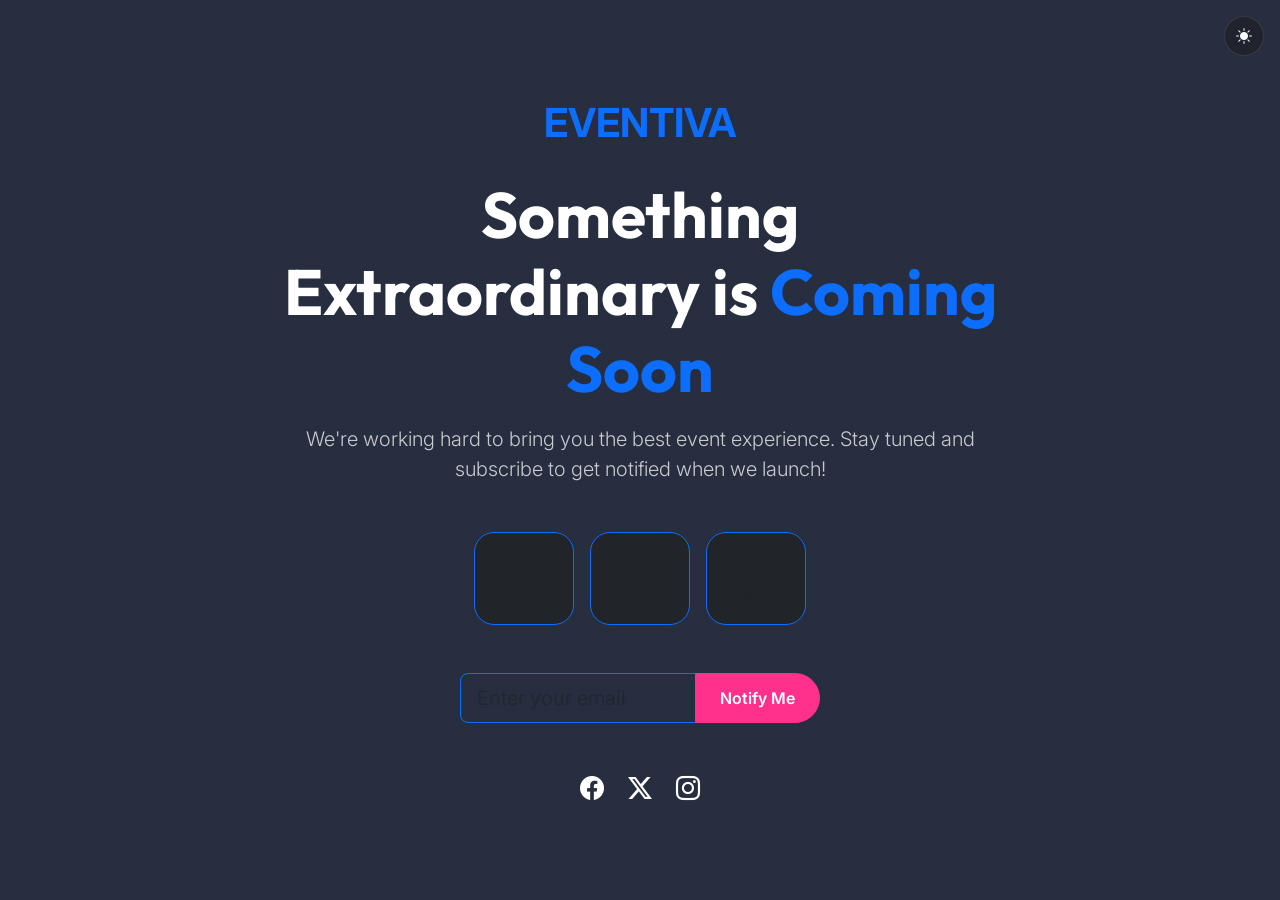
<file: eventiva-project/coming-soon.html>
<!DOCTYPE html>
<html lang="en" dir="ltr" data-theme="dark">
<head>
    <meta charset="UTF-8">
    <meta name="viewport" content="width=device-width, initial-scale=1.0">
    <title>Coming Soon | Eventiva</title>
    <!-- Bootstrap 5 CSS -->
    <link href="https://cdn.jsdelivr.net/npm/bootstrap@5.3.0/dist/css/bootstrap.min.css" rel="stylesheet">
    <!-- Bootstrap Icons -->
    <link rel="stylesheet" href="https://cdn.jsdelivr.net/npm/bootstrap-icons@1.11.1/font/bootstrap-icons.css">
    <!-- Custom CSS -->
    <link rel="stylesheet" href="assets/css/style.css">
    <style>
        .coming-soon-bg {
            background: linear-gradient(rgba(15, 23, 42, 0.9), rgba(15, 23, 42, 0.9)), url('https://images.unsplash.com/photo-1492684223066-81342ee5ff30?auto=format&fit=crop&q=80&w=2000') center/cover;
        }
    </style>
</head>
<body class="coming-soon-bg d-flex align-items-center justify-content-center min-vh-100 text-center text-white">

    <div class="container">
        <div class="row justify-content-center">
            <div class="col-lg-8">
                <a href="index.html" class="fw-bold fs-1 text-primary text-decoration-none mb-4 d-block">EVENTIVA</a>
                <h1 class="display-3 fw-bold mb-3">Something Extraordinary is <span class="text-primary">Coming Soon</span></h1>
                <p class="lead mb-5 opacity-75">We're working hard to bring you the best event experience. Stay tuned and subscribe to get notified when we launch!</p>
                
                <div class="row g-3 justify-content-center mb-5">
                    <div class="col-auto">
                        <div class="card bg-dark border-primary p-3" style="min-width: 100px;">
                            <h2 class="mb-0">15</h2>
                            <span class="small opacity-50">Days</span>
                        </div>
                    </div>
                    <div class="col-auto">
                        <div class="card bg-dark border-primary p-3" style="min-width: 100px;">
                            <h2 class="mb-0">08</h2>
                            <span class="small opacity-50">Hours</span>
                        </div>
                    </div>
                    <div class="col-auto">
                        <div class="card bg-dark border-primary p-3" style="min-width: 100px;">
                            <h2 class="mb-0">45</h2>
                            <span class="small opacity-50">Mins</span>
                        </div>
                    </div>
                </div>

                <form class="row g-3 justify-content-center">
                    <div class="col-md-6">
                        <div class="input-group">
                            <input type="email" class="form-control form-control-lg bg-transparent text-white border-primary" placeholder="Enter your email">
                            <button class="btn btn-primary px-4" type="button">Notify Me</button>
                        </div>
                    </div>
                </form>

                <div class="mt-5 d-flex justify-content-center gap-4">
                    <a href="#" class="text-white fs-4"><i class="bi bi-facebook"></i></a>
                    <a href="#" class="text-white fs-4"><i class="bi bi-twitter-x"></i></a>
                    <a href="#" class="text-white fs-4"><i class="bi bi-instagram"></i></a>
                </div>
            </div>
        </div>
    </div>

    <!-- Theme Toggle Fixed -->
    <div class="position-fixed top-0 end-0 p-3">
        <button id="themeToggle" class="theme-toggle">
            <i class="bi bi-sun-fill"></i>
        </button>
    </div>

    <!-- Scripts -->
    <script src="https://cdn.jsdelivr.net/npm/bootstrap@5.3.0/dist/js/bootstrap.bundle.min.js"></script>
    <script src="assets/js/main.js"></script>
</body>
</html>
</file>
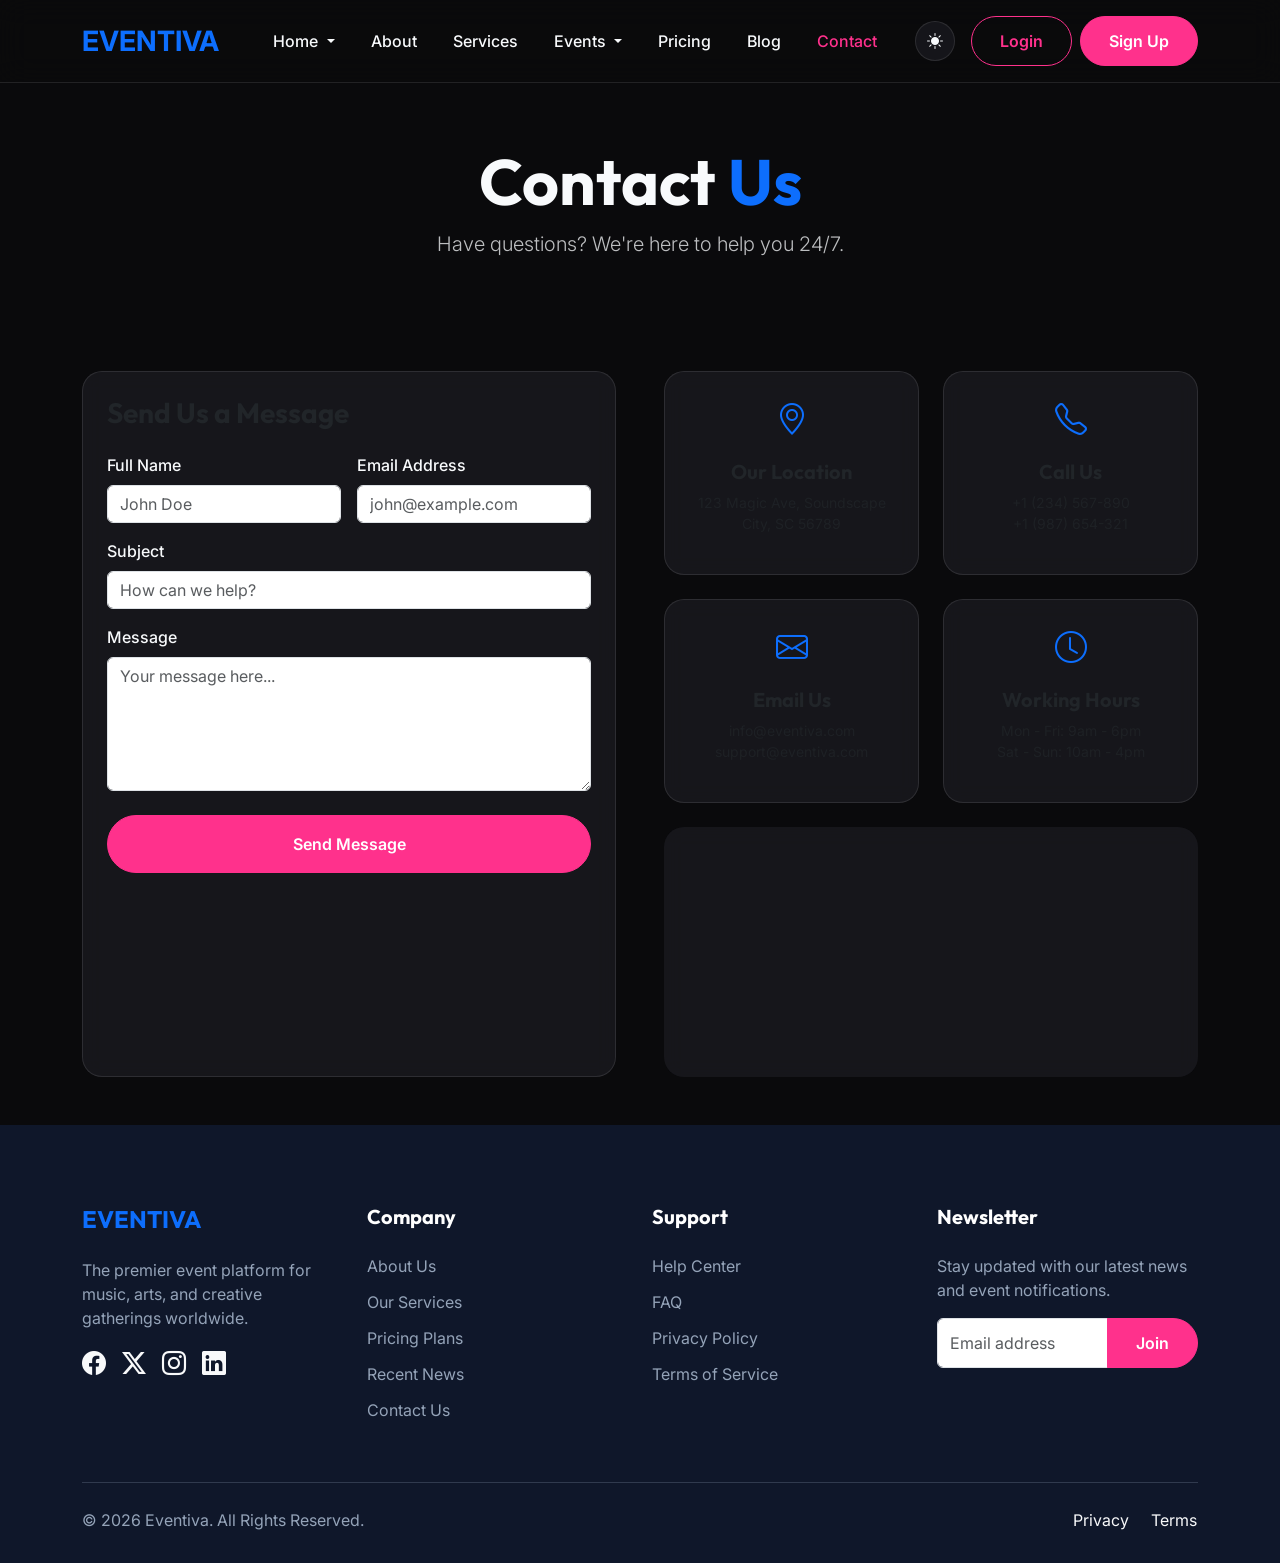
<file: eventiva-project/contact.html>
<!DOCTYPE html>
<html lang="en" dir="ltr" data-theme="dark">
<head>
    <meta charset="UTF-8">
    <meta name="viewport" content="width=device-width, initial-scale=1.0">
    <title>Contact Us | Eventiva</title>
    <!-- Bootstrap 5 CSS -->
    <link href="https://cdn.jsdelivr.net/npm/bootstrap@5.3.0/dist/css/bootstrap.min.css" rel="stylesheet">
    <!-- Bootstrap Icons -->
    <link rel="stylesheet" href="https://cdn.jsdelivr.net/npm/bootstrap-icons@1.11.1/font/bootstrap-icons.css">
    <!-- Custom CSS -->
    <link rel="stylesheet" href="assets/css/style.css">
</head>
<body>

    <!-- Header (Same as index.html) -->
    <header>
        <nav class="navbar navbar-expand-lg fixed-top">
            <div class="container">
                <a class="navbar-brand d-flex align-items-center" href="index.html">
                    <span class="fw-bold fs-3 text-primary">EVENTIVA</span>
                </a>
                
                <div class="d-flex align-items-center order-lg-3">
                    <button id="themeToggle" class="theme-toggle me-3">
                        <i class="bi bi-sun-fill"></i>
                    </button>
                    <a href="login.html" class="btn btn-outline-primary me-2 d-none d-sm-inline-block">Login</a>
                    <a href="register.html" class="btn btn-primary d-none d-sm-inline-block">Sign Up</a>
                    <button class="navbar-toggler ms-2" type="button" data-bs-toggle="offcanvas" data-bs-target="#mobileMenu">
                        <i class="bi bi-list fs-1"></i>
                    </button>
                </div>

                <div class="collapse navbar-collapse justify-content-center" id="navbarNav">
                    <ul class="navbar-nav">
                        <li class="nav-item dropdown">
                            <a class="nav-link dropdown-toggle" href="#" id="homeDropdown" role="button" data-bs-toggle="dropdown" aria-expanded="false">
                                Home
                            </a>
                            <ul class="dropdown-menu">
                                <li><a class="dropdown-item" href="index.html">Home 1</a></li>
                                <li><a class="dropdown-item" href="home-2.html">Home 2</a></li>
                            </ul>
                        </li>
                        <li class="nav-item"><a class="nav-link" href="about.html">About</a></li>
                        <li class="nav-item"><a class="nav-link" href="services.html">Services</a></li>
                        <li class="nav-item dropdown">
                            <a class="nav-link dropdown-toggle" href="#" id="eventsDropdown" role="button" data-bs-toggle="dropdown" aria-expanded="false">
                                Events
                            </a>
                            <ul class="dropdown-menu">
                                <li><a class="dropdown-item" href="index.html#speakers">Speakers</a></li>
                                <li><a class="dropdown-item" href="index.html#schedule">Schedule</a></li>
                                <li><a class="dropdown-item" href="index.html#admission">Tickets</a></li>
                            </ul>
                        </li>
                        <li class="nav-item"><a class="nav-link" href="pricing.html">Pricing</a></li>
                        <li class="nav-item"><a class="nav-link" href="blog.html">Blog</a></li>
                        <li class="nav-item"><a class="nav-link" href="contact.html">Contact</a></li>
                    </ul>
                </div>
            </div>
        </nav>
    </header>

    <!-- Offcanvas Mobile Menu -->
    <div class="offcanvas offcanvas-end" tabindex="-1" id="mobileMenu">
        <div class="offcanvas-header border-bottom">
            <h5 class="offcanvas-title fw-bold text-primary">EVENTIVA</h5>
            <button type="button" class="btn-close text-reset" data-bs-dismiss="offcanvas"></button>
        </div>
        <div class="offcanvas-body">
            <ul class="nav flex-column mb-4">
                <li class="nav-item"><a class="nav-link px-0" href="index.html">Home 1</a></li>
                <li class="nav-item"><a class="nav-link px-0" href="home-2.html">Home 2</a></li>
                <li class="nav-item"><a class="nav-link px-0" href="about.html">About</a></li>
                <li class="nav-item"><a class="nav-link px-0" href="services.html">Services</a></li>
                <li class="nav-item"><a class="nav-link px-0" href="index.html#speakers">Speakers</a></li>
                <li class="nav-item"><a class="nav-link px-0" href="index.html#schedule">Schedule</a></li>
                <li class="nav-item"><a class="nav-link px-0" href="pricing.html">Pricing</a></li>
                <li class="nav-item"><a class="nav-link px-0" href="blog.html">Blog</a></li>
                <li class="nav-item"><a class="nav-link px-0" href="contact.html">Contact</a></li>
            </ul>
            <div class="d-grid gap-2">
                <a href="login.html" class="btn btn-outline-primary">Login</a>
                <a href="register.html" class="btn btn-primary">Sign Up</a>
            </div>
        </div>
    </div>

    <main>
        <!-- Page Header -->
        <section class="py-5 mt-5 text-center">
            <div class="container py-5">
                <h1 class="display-3 fw-bold">Contact <span class="text-primary">Us</span></h1>
                <p class="lead opacity-75">Have questions? We're here to help you 24/7.</p>
            </div>
        </section>

        <!-- Contact Form & Info -->
        <section class="pb-5">
            <div class="container">
                <div class="row g-5">
                    <div class="col-lg-6">
                        <div class="card p-4 h-100">
                            <h3 class="mb-4">Send Us a Message</h3>
                            <form>
                                <div class="row g-3">
                                    <div class="col-md-6">
                                        <label class="form-label">Full Name</label>
                                        <input type="text" class="form-control" placeholder="John Doe">
                                    </div>
                                    <div class="col-md-6">
                                        <label class="form-label">Email Address</label>
                                        <input type="email" class="form-control" placeholder="john@example.com">
                                    </div>
                                    <div class="col-12">
                                        <label class="form-label">Subject</label>
                                        <input type="text" class="form-control" placeholder="How can we help?">
                                    </div>
                                    <div class="col-12">
                                        <label class="form-label">Message</label>
                                        <textarea class="form-control" rows="5" placeholder="Your message here..."></textarea>
                                    </div>
                                    <div class="col-12 mt-4">
                                        <button type="submit" class="btn btn-primary w-100 py-3">Send Message</button>
                                    </div>
                                </div>
                            </form>
                        </div>
                    </div>
                    <div class="col-lg-6">
                        <div class="row g-4">
                            <div class="col-md-6">
                                <div class="card p-4 text-center">
                                    <i class="bi bi-geo-alt text-primary fs-2 mb-3"></i>
                                    <h5>Our Location</h5>
                                    <p class="opacity-75 small">123 Magic Ave, Soundscape City, SC 56789</p>
                                </div>
                            </div>
                            <div class="col-md-6">
                                <div class="card p-4 text-center">
                                    <i class="bi bi-telephone text-primary fs-2 mb-3"></i>
                                    <h5>Call Us</h5>
                                    <p class="opacity-75 small">+1 (234) 567-890<br>+1 (987) 654-321</p>
                                </div>
                            </div>
                            <div class="col-md-6">
                                <div class="card p-4 text-center">
                                    <i class="bi bi-envelope text-primary fs-2 mb-3"></i>
                                    <h5>Email Us</h5>
                                    <p class="opacity-75 small">info@eventiva.com<br>support@eventiva.com</p>
                                </div>
                            </div>
                            <div class="col-md-6">
                                <div class="card p-4 text-center">
                                    <i class="bi bi-clock text-primary fs-2 mb-3"></i>
                                    <h5>Working Hours</h5>
                                    <p class="opacity-75 small">Mon - Fri: 9am - 6pm<br>Sat - Sun: 10am - 4pm</p>
                                </div>
                            </div>
                            <div class="col-12">
                                <div class="card p-0 overflow-hidden border-0" style="height: 250px;">
                                    <iframe src="https://www.google.com/maps/embed?pb=!1m18!1m12!1m3!1d3151.835434509351!2d144.9537353153167!3d-37.81720997975171!2m3!1f0!2f0!3f0!3m2!1i1024!2i768!4f13.1!3m3!1m2!1s0x6ad65d4c2b349649%3A0xb6899234e561db11!2sEnvato!5e0!3m2!1sen!2sau!4v1652870123456!5m2!1sen!2sau" width="100%" height="100%" style="border:0;" allowfullscreen="" loading="lazy"></iframe>
                                </div>
                            </div>
                        </div>
                    </div>
                </div>
            </div>
        </section>
    </main>

    <!-- Footer (Same as index.html) -->
    <footer>
        <div class="container">
            <div class="row g-4 mb-5">
                <div class="col-lg-3 col-md-6">
                    <h4 class="text-primary fw-bold mb-4">EVENTIVA</h4>
                    <p>The premier event platform for music, arts, and creative gatherings worldwide.</p>
                    <div class="d-flex gap-3">
                        <a href="#" class="text-light fs-4"><i class="bi bi-facebook"></i></a>
                        <a href="#" class="text-light fs-4"><i class="bi bi-twitter-x"></i></a>
                        <a href="#" class="text-light fs-4"><i class="bi bi-instagram"></i></a>
                        <a href="#" class="text-light fs-4"><i class="bi bi-linkedin"></i></a>
                    </div>
                </div>
                <div class="col-lg-3 col-md-6">
                    <h5>Company</h5>
                    <a href="about.html" class="footer-link">About Us</a>
                    <a href="services.html" class="footer-link">Our Services</a>
                    <a href="pricing.html" class="footer-link">Pricing Plans</a>
                    <a href="blog.html" class="footer-link">Recent News</a>
                    <a href="contact.html" class="footer-link">Contact Us</a>
                </div>
                <div class="col-lg-3 col-md-6">
                    <h5>Support</h5>
                    <a href="contact.html" class="footer-link">Help Center</a>
                    <a href="contact.html" class="footer-link">FAQ</a>
                    <a href="#" class="footer-link">Privacy Policy</a>
                    <a href="#" class="footer-link">Terms of Service</a>
                </div>
                <div class="col-lg-3 col-md-6">
                    <h5>Newsletter</h5>
                    <p>Stay updated with our latest news and event notifications.</p>
                    <form class="mt-3">
                        <div class="input-group">
                            <input type="email" class="form-control" placeholder="Email address">
                            <button class="btn btn-primary" type="button">Join</button>
                        </div>
                    </form>
                </div>
            </div>
            <hr class="opacity-25">
            <div class="row align-items-center mt-4">
                <div class="col-md-6">
                    <p class="mb-0">© 2026 Eventiva. All Rights Reserved.</p>
                </div>
                <div class="col-md-6 text-md-end">
                    <button class="btn btn-link text-decoration-none text-light p-0 me-3">Privacy</button>
                    <button class="btn btn-link text-decoration-none text-light p-0">Terms</button>
                </div>
            </div>
        </div>
    </footer>

    <!-- Back to Top -->
    <button id="backToTop"><i class="bi bi-arrow-up"></i></button>

    <!-- Scripts -->
    <script src="https://cdn.jsdelivr.net/npm/bootstrap@5.3.0/dist/js/bootstrap.bundle.min.js"></script>
    <script src="assets/js/main.js"></script>
</body>
</html>
</file>
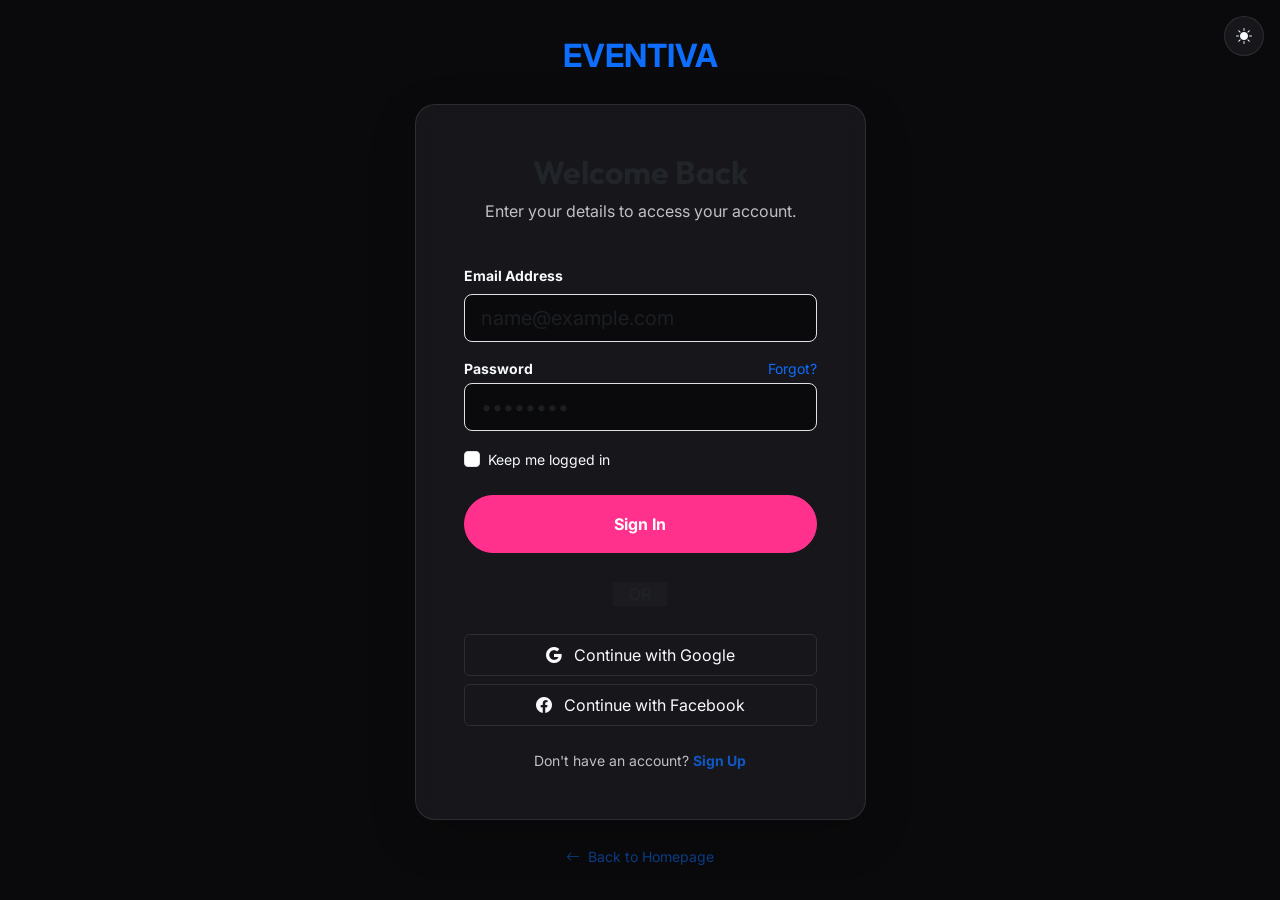
<file: eventiva-project/login.html>
<!DOCTYPE html>
<html lang="en" dir="ltr" data-theme="dark">
<head>
    <meta charset="UTF-8">
    <meta name="viewport" content="width=device-width, initial-scale=1.0">
    <title>Login | Eventiva</title>
    <!-- Bootstrap 5 CSS -->
    <link href="https://cdn.jsdelivr.net/npm/bootstrap@5.3.0/dist/css/bootstrap.min.css" rel="stylesheet">
    <!-- Bootstrap Icons -->
    <link rel="stylesheet" href="https://cdn.jsdelivr.net/npm/bootstrap-icons@1.11.1/font/bootstrap-icons.css">
    <!-- Custom CSS -->
    <link rel="stylesheet" href="assets/css/style.css">
</head>
<body class="d-flex align-items-center justify-content-center min-vh-100">

    <div class="container">
        <div class="row justify-content-center">
            <div class="col-lg-5 col-md-8">
                <div class="text-center mb-4">
                    <a href="index.html" class="fw-bold fs-2 text-primary text-decoration-none">EVENTIVA</a>
                </div>
                <div class="card p-5 shadow-lg">
                    <div class="text-center mb-4">
                        <h2 class="fw-bold">Welcome Back</h2>
                        <p class="text-theme opacity-75">Enter your details to access your account.</p>
                    </div>
                    <form action="dashboard.html">
                        <div class="mb-3">
                            <label class="form-label small fw-bold">Email Address</label>
                            <input type="email" class="form-control form-control-lg bg-theme text-theme" placeholder="name@example.com" required>
                        </div>
                        <div class="mb-3">
                            <div class="d-flex justify-content-between mb-1">
                                <label class="form-label small fw-bold mb-0">Password</label>
                                <a href="#" class="small text-primary text-decoration-none">Forgot?</a>
                            </div>
                            <input type="password" class="form-control form-control-lg bg-theme text-theme" placeholder="••••••••" required>
                        </div>
                        <div class="mb-4 form-check">
                            <input type="checkbox" class="form-check-input" id="remember">
                            <label class="form-check-label small text-theme" for="remember">Keep me logged in</label>
                        </div>
                        <button type="submit" class="btn btn-primary w-100 py-3 fw-bold mb-4">Sign In</button>
                    </form>
                    
                    <div class="text-center position-relative mb-4">
                        <hr class="opacity-25">
                        <span class="position-absolute top-50 start-50 translate-middle px-3 bg-card-theme" style="z-index: 1;">OR</span>
                    </div>

                    <div class="d-grid gap-2 mb-4">
                        <button class="btn btn-outline-auth py-2"><i class="bi bi-google me-2"></i> Continue with Google</button>
                        <button class="btn btn-outline-auth py-2"><i class="bi bi-facebook me-2"></i> Continue with Facebook</button>
                    </div>

                    <p class="text-center mb-0 text-theme opacity-75 small">
                        Don't have an account? <a href="register.html" class="text-primary text-decoration-none fw-bold">Sign Up</a>
                    </p>
                </div>
                <div class="text-center mt-4">
                    <a href="index.html" class="text-decoration-none opacity-50 small"><i class="bi bi-arrow-left me-1"></i> Back to Homepage</a>
                </div>
            </div>
        </div>
    </div>

    <!-- Theme Toggle Fixed -->
    <div class="position-fixed top-0 end-0 p-3">
        <button id="themeToggle" class="theme-toggle">
            <i class="bi bi-sun-fill"></i>
        </button>
    </div>

    <!-- Scripts -->
    <script src="https://cdn.jsdelivr.net/npm/bootstrap@5.3.0/dist/js/bootstrap.bundle.min.js"></script>
    <script src="assets/js/main.js"></script>
</body>
</html>
</file>
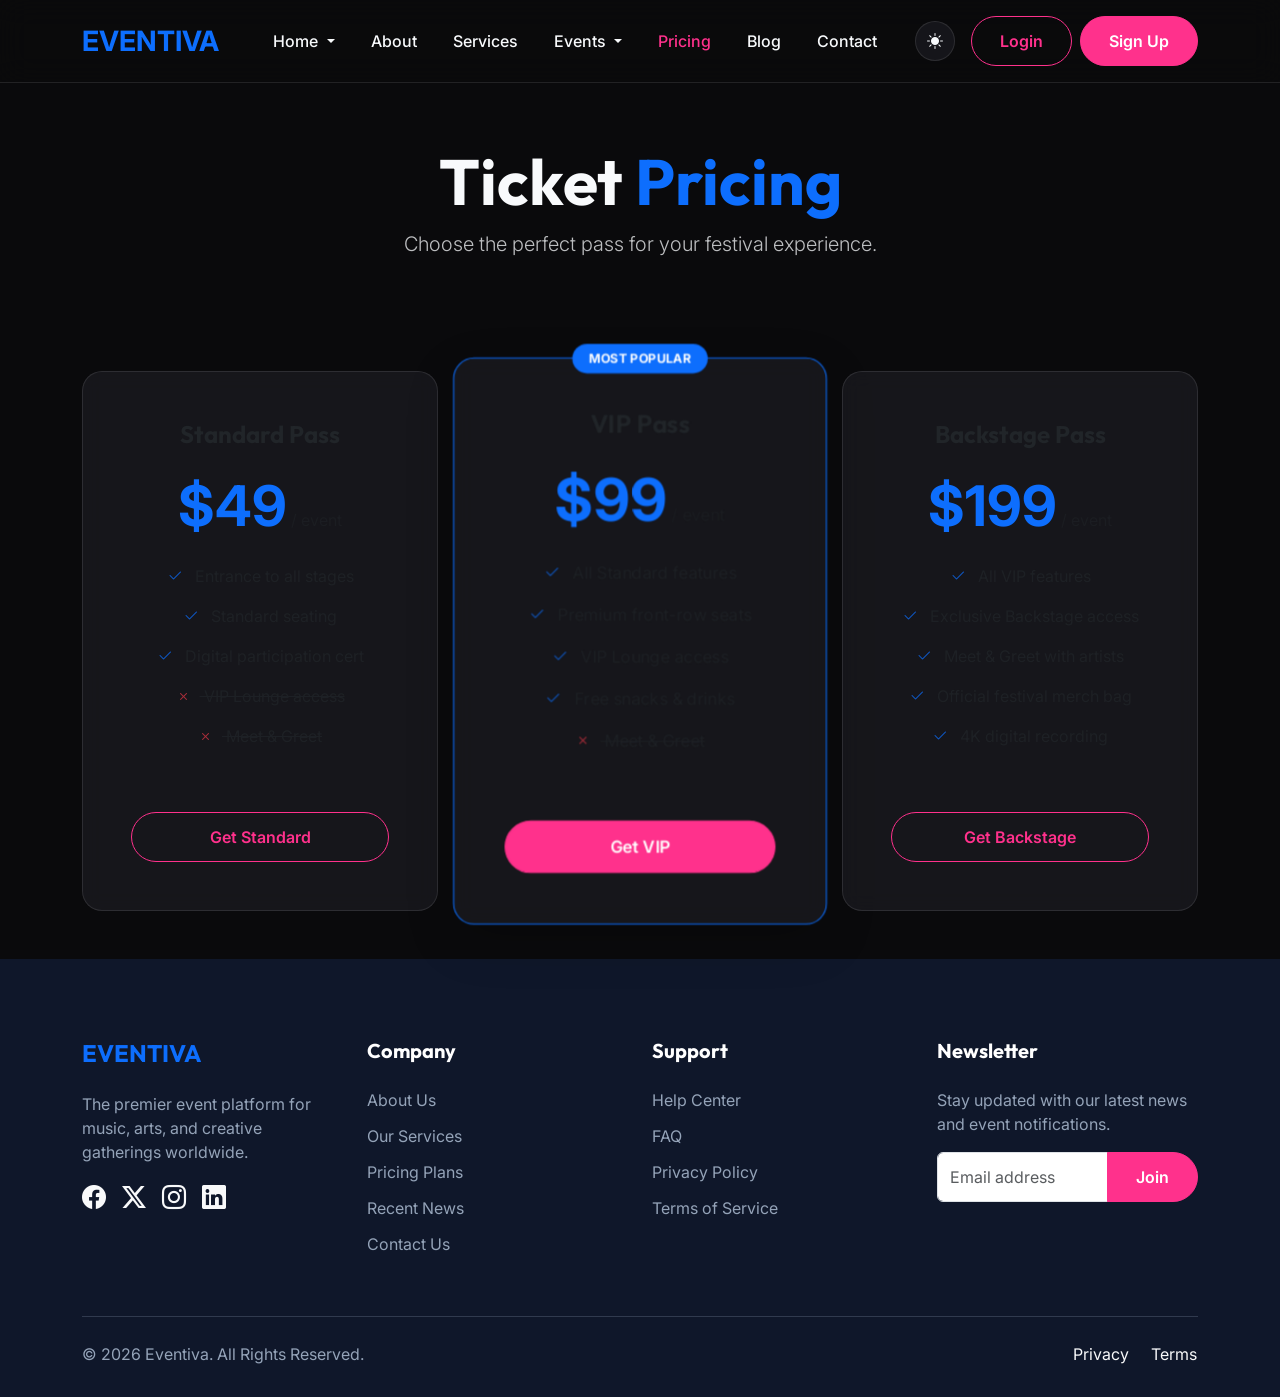
<file: eventiva-project/pricing.html>
<!DOCTYPE html>
<html lang="en" dir="ltr" data-theme="dark">
<head>
    <meta charset="UTF-8">
    <meta name="viewport" content="width=device-width, initial-scale=1.0">
    <title>Pricing | Eventiva</title>
    <!-- Bootstrap 5 CSS -->
    <link href="https://cdn.jsdelivr.net/npm/bootstrap@5.3.0/dist/css/bootstrap.min.css" rel="stylesheet">
    <!-- Bootstrap Icons -->
    <link rel="stylesheet" href="https://cdn.jsdelivr.net/npm/bootstrap-icons@1.11.1/font/bootstrap-icons.css">
    <!-- Custom CSS -->
    <link rel="stylesheet" href="assets/css/style.css">
</head>
<body>

    <!-- Header (Same as index.html) -->
    <header>
        <nav class="navbar navbar-expand-lg fixed-top">
            <div class="container">
                <a class="navbar-brand d-flex align-items-center" href="index.html">
                    <span class="fw-bold fs-3 text-primary">EVENTIVA</span>
                </a>
                
                <div class="d-flex align-items-center order-lg-3">
                    <button id="themeToggle" class="theme-toggle me-3">
                        <i class="bi bi-sun-fill"></i>
                    </button>
                    <a href="login.html" class="btn btn-outline-primary me-2 d-none d-sm-inline-block">Login</a>
                    <a href="register.html" class="btn btn-primary d-none d-sm-inline-block">Sign Up</a>
                    <button class="navbar-toggler ms-2" type="button" data-bs-toggle="offcanvas" data-bs-target="#mobileMenu">
                        <i class="bi bi-list fs-1"></i>
                    </button>
                </div>

                <div class="collapse navbar-collapse justify-content-center" id="navbarNav">
                    <ul class="navbar-nav">
                        <li class="nav-item dropdown">
                            <a class="nav-link dropdown-toggle" href="#" id="homeDropdown" role="button" data-bs-toggle="dropdown" aria-expanded="false">
                                Home
                            </a>
                            <ul class="dropdown-menu">
                                <li><a class="dropdown-item" href="index.html">Home 1</a></li>
                                <li><a class="dropdown-item" href="home-2.html">Home 2</a></li>
                            </ul>
                        </li>
                        <li class="nav-item"><a class="nav-link" href="about.html">About</a></li>
                        <li class="nav-item"><a class="nav-link" href="services.html">Services</a></li>
                        <li class="nav-item dropdown">
                            <a class="nav-link dropdown-toggle" href="#" id="eventsDropdown" role="button" data-bs-toggle="dropdown" aria-expanded="false">
                                Events
                            </a>
                            <ul class="dropdown-menu">
                                <li><a class="dropdown-item" href="index.html#speakers">Speakers</a></li>
                                <li><a class="dropdown-item" href="index.html#schedule">Schedule</a></li>
                                <li><a class="dropdown-item" href="index.html#admission">Tickets</a></li>
                            </ul>
                        </li>
                        <li class="nav-item"><a class="nav-link" href="pricing.html">Pricing</a></li>
                        <li class="nav-item"><a class="nav-link" href="blog.html">Blog</a></li>
                        <li class="nav-item"><a class="nav-link" href="contact.html">Contact</a></li>
                    </ul>
                </div>
            </div>
        </nav>
    </header>

    <!-- Offcanvas Mobile Menu -->
    <div class="offcanvas offcanvas-end" tabindex="-1" id="mobileMenu">
        <div class="offcanvas-header border-bottom">
            <h5 class="offcanvas-title fw-bold text-primary">EVENTIVA</h5>
            <button type="button" class="btn-close text-reset" data-bs-dismiss="offcanvas"></button>
        </div>
        <div class="offcanvas-body">
            <ul class="nav flex-column mb-4">
                <li class="nav-item"><a class="nav-link px-0" href="index.html">Home 1</a></li>
                <li class="nav-item"><a class="nav-link px-0" href="home-2.html">Home 2</a></li>
                <li class="nav-item"><a class="nav-link px-0" href="about.html">About</a></li>
                <li class="nav-item"><a class="nav-link px-0" href="services.html">Services</a></li>
                <li class="nav-item"><a class="nav-link px-0" href="index.html#speakers">Speakers</a></li>
                <li class="nav-item"><a class="nav-link px-0" href="index.html#schedule">Schedule</a></li>
                <li class="nav-item"><a class="nav-link px-0" href="pricing.html">Pricing</a></li>
                <li class="nav-item"><a class="nav-link px-0" href="blog.html">Blog</a></li>
                <li class="nav-item"><a class="nav-link px-0" href="contact.html">Contact</a></li>
            </ul>
            <div class="d-grid gap-2">
                <a href="login.html" class="btn btn-outline-primary">Login</a>
                <a href="register.html" class="btn btn-primary">Sign Up</a>
            </div>
        </div>
    </div>

    <main>
        <!-- Page Header -->
        <section class="py-5 mt-5 text-center">
            <div class="container py-5">
                <h1 class="display-3 fw-bold">Ticket <span class="text-primary">Pricing</span></h1>
                <p class="lead opacity-75">Choose the perfect pass for your festival experience.</p>
            </div>
        </section>

        <!-- Pricing Cards -->
        <section class="pb-5">
            <div class="container">
                <div class="row g-4 justify-content-center">
                    <!-- Basic -->
                    <div class="col-lg-4 col-md-6">
                        <div class="card h-100 p-5 text-center d-flex flex-column">
                            <h4 class="mb-4">Standard Pass</h4>
                            <div class="mb-4">
                                <span class="display-4 fw-bold text-primary">$49</span>
                                <span class="opacity-50">/ event</span>
                            </div>
                            <ul class="list-unstyled mb-5 opacity-75">
                                <li class="mb-3"><i class="bi bi-check2 text-primary me-2"></i> Entrance to all stages</li>
                                <li class="mb-3"><i class="bi bi-check2 text-primary me-2"></i> Standard seating</li>
                                <li class="mb-3"><i class="bi bi-check2 text-primary me-2"></i> Digital participation cert</li>
                                <li class="mb-3 text-decoration-line-through"><i class="bi bi-x text-danger me-2"></i> VIP Lounge access</li>
                                <li class="mb-3 text-decoration-line-through"><i class="bi bi-x text-danger me-2"></i> Meet & Greet</li>
                            </ul>
                            <a href="#" class="btn btn-outline-primary w-100 mt-auto">Get Standard</a>
                        </div>
                    </div>
                    <!-- Premium -->
                    <div class="col-lg-4 col-md-6">
                        <div class="card h-100 p-5 text-center border-primary shadow-lg d-flex flex-column" style="transform: scale(1.05);">
                            <div class="position-absolute top-0 start-50 translate-middle">
                                <span class="badge bg-primary px-3 py-2 rounded-pill">MOST POPULAR</span>
                            </div>
                            <h4 class="mb-4">VIP Pass</h4>
                            <div class="mb-4">
                                <span class="display-4 fw-bold text-primary">$99</span>
                                <span class="opacity-50">/ event</span>
                            </div>
                            <ul class="list-unstyled mb-5 opacity-75">
                                <li class="mb-3"><i class="bi bi-check2 text-primary me-2"></i> All Standard features</li>
                                <li class="mb-3"><i class="bi bi-check2 text-primary me-2"></i> Premium front-row seats</li>
                                <li class="mb-3"><i class="bi bi-check2 text-primary me-2"></i> VIP Lounge access</li>
                                <li class="mb-3"><i class="bi bi-check2 text-primary me-2"></i> Free snacks & drinks</li>
                                <li class="mb-3 text-decoration-line-through"><i class="bi bi-x text-danger me-2"></i> Meet & Greet</li>
                            </ul>
                            <a href="#" class="btn btn-primary w-100 mt-auto">Get VIP</a>
                        </div>
                    </div>
                    <!-- Enterprise -->
                    <div class="col-lg-4 col-md-6">
                        <div class="card h-100 p-5 text-center d-flex flex-column">
                            <h4 class="mb-4">Backstage Pass</h4>
                            <div class="mb-4">
                                <span class="display-4 fw-bold text-primary">$199</span>
                                <span class="opacity-50">/ event</span>
                            </div>
                            <ul class="list-unstyled mb-5 opacity-75">
                                <li class="mb-3"><i class="bi bi-check2 text-primary me-2"></i> All VIP features</li>
                                <li class="mb-3"><i class="bi bi-check2 text-primary me-2"></i> Exclusive Backstage access</li>
                                <li class="mb-3"><i class="bi bi-check2 text-primary me-2"></i> Meet & Greet with artists</li>
                                <li class="mb-3"><i class="bi bi-check2 text-primary me-2"></i> Official festival merch bag</li>
                                <li class="mb-3"><i class="bi bi-check2 text-primary me-2"></i> 4K digital recording</li>
                            </ul>
                            <a href="#" class="btn btn-outline-primary w-100 mt-auto">Get Backstage</a>
                        </div>
                    </div>
                </div>
            </div>
        </section>
    </main>

    <!-- Footer (Same as index.html) -->
    <footer>
        <div class="container">
            <div class="row g-4 mb-5">
                <div class="col-lg-3 col-md-6">
                    <h4 class="text-primary fw-bold mb-4">EVENTIVA</h4>
                    <p>The premier event platform for music, arts, and creative gatherings worldwide.</p>
                    <div class="d-flex gap-3">
                        <a href="#" class="text-light fs-4"><i class="bi bi-facebook"></i></a>
                        <a href="#" class="text-light fs-4"><i class="bi bi-twitter-x"></i></a>
                        <a href="#" class="text-light fs-4"><i class="bi bi-instagram"></i></a>
                        <a href="#" class="text-light fs-4"><i class="bi bi-linkedin"></i></a>
                    </div>
                </div>
                <div class="col-lg-3 col-md-6">
                    <h5>Company</h5>
                    <a href="about.html" class="footer-link">About Us</a>
                    <a href="services.html" class="footer-link">Our Services</a>
                    <a href="pricing.html" class="footer-link">Pricing Plans</a>
                    <a href="blog.html" class="footer-link">Recent News</a>
                    <a href="contact.html" class="footer-link">Contact Us</a>
                </div>
                <div class="col-lg-3 col-md-6">
                    <h5>Support</h5>
                    <a href="contact.html" class="footer-link">Help Center</a>
                    <a href="contact.html" class="footer-link">FAQ</a>
                    <a href="#" class="footer-link">Privacy Policy</a>
                    <a href="#" class="footer-link">Terms of Service</a>
                </div>
                <div class="col-lg-3 col-md-6">
                    <h5>Newsletter</h5>
                    <p>Stay updated with our latest news and event notifications.</p>
                    <form class="mt-3">
                        <div class="input-group">
                            <input type="email" class="form-control" placeholder="Email address">
                            <button class="btn btn-primary" type="button">Join</button>
                        </div>
                    </form>
                </div>
            </div>
            <hr class="opacity-25">
            <div class="row align-items-center mt-4">
                <div class="col-md-6">
                    <p class="mb-0">© 2026 Eventiva. All Rights Reserved.</p>
                </div>
                <div class="col-md-6 text-md-end">
                    <button class="btn btn-link text-decoration-none text-light p-0 me-3">Privacy</button>
                    <button class="btn btn-link text-decoration-none text-light p-0">Terms</button>
                </div>
            </div>
        </div>
    </footer>

    <!-- Back to Top -->
    <button id="backToTop"><i class="bi bi-arrow-up"></i></button>

    <!-- Scripts -->
    <script src="https://cdn.jsdelivr.net/npm/bootstrap@5.3.0/dist/js/bootstrap.bundle.min.js"></script>
    <script src="assets/js/main.js"></script>
</body>
</html>
</file>
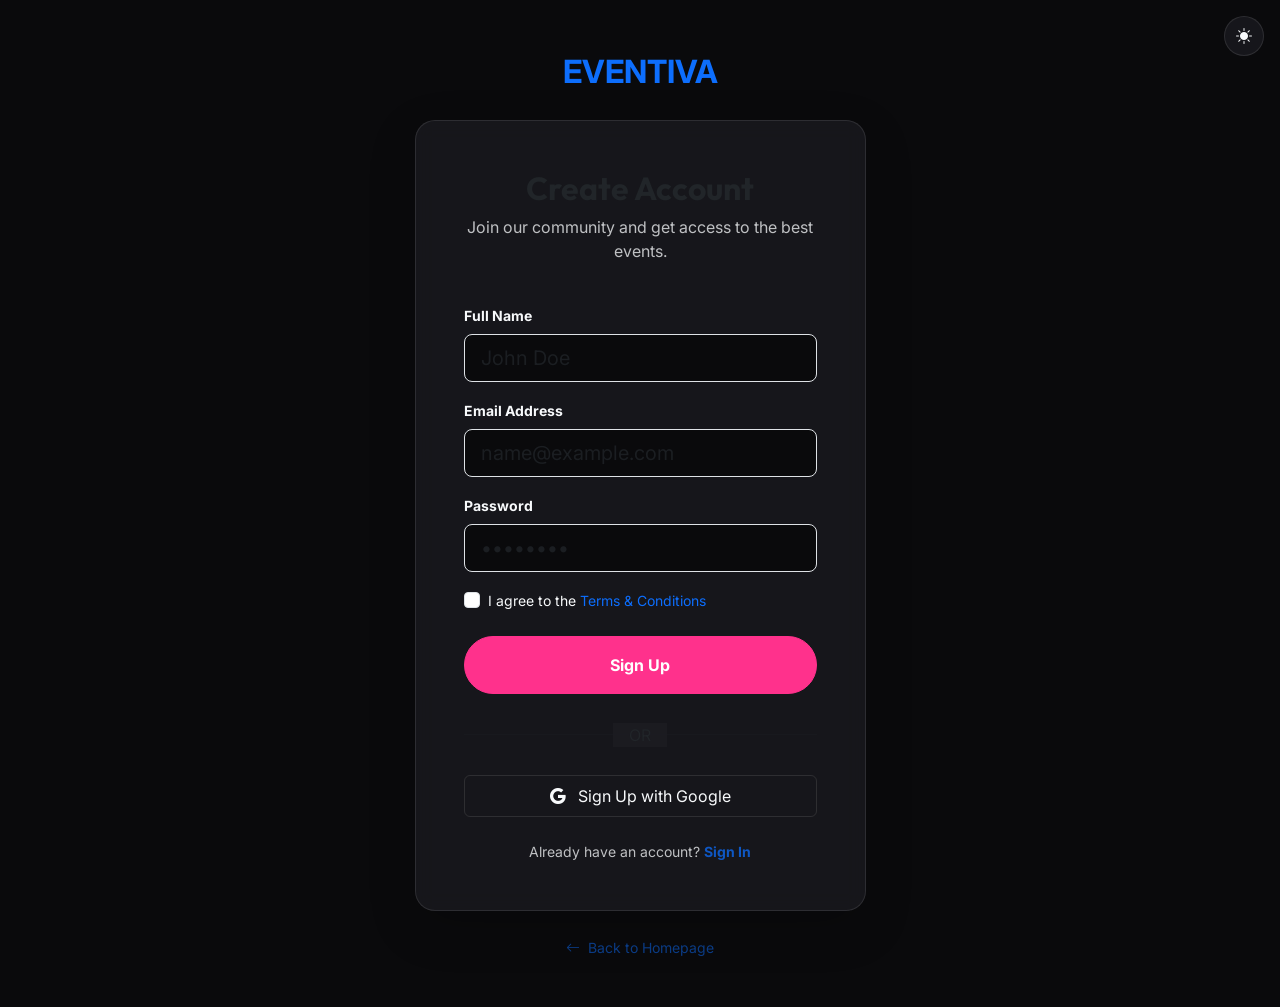
<file: eventiva-project/register.html>
<!DOCTYPE html>
<html lang="en" dir="ltr" data-theme="dark">
<head>
    <meta charset="UTF-8">
    <meta name="viewport" content="width=device-width, initial-scale=1.0">
    <title>Register | Eventiva</title>
    <!-- Bootstrap 5 CSS -->
    <link href="https://cdn.jsdelivr.net/npm/bootstrap@5.3.0/dist/css/bootstrap.min.css" rel="stylesheet">
    <!-- Bootstrap Icons -->
    <link rel="stylesheet" href="https://cdn.jsdelivr.net/npm/bootstrap-icons@1.11.1/font/bootstrap-icons.css">
    <!-- Custom CSS -->
    <link rel="stylesheet" href="assets/css/style.css">
</head>
<body class="d-flex align-items-center justify-content-center min-vh-100 py-5">

    <div class="container">
        <div class="row justify-content-center">
            <div class="col-lg-5 col-md-8">
                <div class="text-center mb-4">
                    <a href="index.html" class="fw-bold fs-2 text-primary text-decoration-none">EVENTIVA</a>
                </div>
                <div class="card p-5 shadow-lg">
                    <div class="text-center mb-4">
                        <h2 class="fw-bold">Create Account</h2>
                        <p class="text-theme opacity-75">Join our community and get access to the best events.</p>
                    </div>
                    <form action="dashboard.html">
                        <div class="mb-3">
                            <label class="form-label small fw-bold">Full Name</label>
                            <input type="text" class="form-control form-control-lg bg-theme text-theme" placeholder="John Doe" required>
                        </div>
                        <div class="mb-3">
                            <label class="form-label small fw-bold">Email Address</label>
                            <input type="email" class="form-control form-control-lg bg-theme text-theme" placeholder="name@example.com" required>
                        </div>
                        <div class="mb-3">
                            <label class="form-label small fw-bold">Password</label>
                            <input type="password" class="form-control form-control-lg bg-theme text-theme" placeholder="••••••••" required>
                        </div>
                        <div class="mb-4 form-check">
                            <input type="checkbox" class="form-check-input" id="terms" required>
                            <label class="form-check-label small text-theme" for="terms">I agree to the <a href="#" class="text-primary text-decoration-none">Terms & Conditions</a></label>
                        </div>
                        <button type="submit" class="btn btn-primary w-100 py-3 fw-bold mb-4">Sign Up</button>
                    </form>
                    
                    <div class="text-center position-relative mb-4">
                        <hr class="opacity-25">
                        <span class="position-absolute top-50 start-50 translate-middle px-3 bg-card-theme" style="z-index: 1;">OR</span>
                    </div>

                    <div class="d-grid gap-2 mb-4">
                        <button class="btn btn-outline-auth py-2"><i class="bi bi-google me-2"></i> Sign Up with Google</button>
                    </div>

                    <p class="text-center mb-0 text-theme opacity-75 small">
                        Already have an account? <a href="login.html" class="text-primary text-decoration-none fw-bold">Sign In</a>
                    </p>
                </div>
                <div class="text-center mt-4">
                    <a href="index.html" class="text-decoration-none opacity-50 small"><i class="bi bi-arrow-left me-1"></i> Back to Homepage</a>
                </div>
            </div>
        </div>
    </div>

    <!-- Theme Toggle Fixed -->
    <div class="position-fixed top-0 end-0 p-3">
        <button id="themeToggle" class="theme-toggle">
            <i class="bi bi-sun-fill"></i>
        </button>
    </div>

    <!-- Scripts -->
    <script src="https://cdn.jsdelivr.net/npm/bootstrap@5.3.0/dist/js/bootstrap.bundle.min.js"></script>
    <script src="assets/js/main.js"></script>
</body>
</html>
</file>
<file: eventiva-project/assets/css/style.css>
@import url('https://fonts.googleapis.com/css2?family=Inter:wght@300;400;500;600;700;800&family=Outfit:wght@300;400;500;600;700;800&display=swap');

:root {
    --primary-color: #ff318c;
    --secondary-color: #0f172a;
    --tertiary-color: #6366f1;
    --accent-color: #00f2ff;
    --bg-light: #ffffff;
    --bg-dark: #0a0a0c;
    --text-dark: #0f172a;
    --text-light: #f8fafc;
    --card-bg-light: rgba(241, 245, 249, 0.82);
    --card-bg-dark: rgba(30,30,36,0.65);
    --transition: all 0.4s cubic-bezier(0.4, 0, 0.2, 1);
    --primary-gradient: linear-gradient(135deg, #ff318c 0%, #6366f1 100%);
    --neon-shadow: 0 0 20px rgba(255, 49, 140, 0.3);
    
    /* Default theme variables (Dark) */
    --bg-color: var(--bg-dark);
    --bg-alt: #121214;
    --text-color: var(--text-light);
    --card-bg: var(--card-bg-dark);
    --border-color: rgba(255, 255, 255, 0.1);
    --nav-bg: rgba(10, 10, 12, 0.8);
    --glass-bg: rgba(255, 255, 255, 0.03);
    --glass-border: rgba(255, 255, 255, 0.1);
    --hero-gradient: radial-gradient(circle at top right, #1e1b4b, transparent), 
                    radial-gradient(circle at bottom left, #0f172a, var(--bg-dark));
}

[data-theme="light"] {
    --bg-color: var(--bg-light);
    --bg-alt: #f8fafc;
    --text-color: var(--text-dark);
    --card-bg: var(--card-bg-light);
    --border-color: #e2e8f0;
    --nav-bg: rgba(255, 255, 255, 0.9);
    --glass-bg: rgba(15, 23, 42, 0.03);
    --glass-border: rgba(15, 23, 42, 0.12);
    --hero-gradient: radial-gradient(circle at top right, #eef2ff, transparent), 
                    radial-gradient(circle at bottom left, #f1f5f9, var(--bg-light));
}

html {
    scroll-behavior: smooth;
}

body {
    font-family: 'Inter', sans-serif;
    background-color: var(--bg-color);
    color: var(--text-color);
    transition: var(--transition);
    overflow-x: hidden;
    margin: 0;
}

h1, h2, h3, h4, h5, h6 {
    font-family: 'Outfit', sans-serif;
    font-weight: 700;
}

a {
    text-decoration: none;
    transition: var(--transition);
}

/* Theme Toggle Button */
.theme-toggle {
    cursor: pointer;
    padding: 8px;
    border-radius: 50%;
    background: var(--card-bg);
    border: 1px solid var(--border-color);
    display: flex;
    align-items: center;
    justify-content: center;
    width: 40px;
    height: 40px;
    color: var(--text-color);
}

/* Base Components */
.btn-primary {
    background-color: var(--primary-color);
    border-color: var(--primary-color);
    padding: 12px 28px;
    font-weight: 600;
    border-radius: 50px;
    color: white;
}

.btn-primary:hover {
    background-color: #e02a7b;
    border-color: #e02a7b;
    transform: translateY(-2px);
}

.btn-outline-primary {
    color: var(--primary-color);
    border-color: var(--primary-color);
    border-radius: 50px;
    padding: 12px 28px;
    font-weight: 600;
}

.btn-outline-primary:hover {
    background-color: var(--primary-color);
    color: white;
}

.card {
    background-color: var(--card-bg);
    border: 1px solid var(--border-color);
    border-radius: 20px;
    padding: 24px;
    transition: var(--transition);
    backdrop-filter: blur(10px);
}

.card:hover {
    transform: translateY(-10px);
    box-shadow: 0 20px 40px rgba(0,0,0,0.3);
    border-color: var(--primary-color);
}

.glass-card {
    background: var(--glass-bg);
    backdrop-filter: blur(12px);
    border: 1px solid var(--glass-border);
    box-shadow: 0 8px 32px 0 rgba(0, 0, 0, 0.15);
}

.bg-alt {
    background-color: var(--bg-alt);
}

.text-gradient {
    background: var(--primary-gradient);
    -webkit-background-clip: text;
    background-clip: text;
    -webkit-text-fill-color: transparent;
}

.text-theme {
    color: var(--text-color) !important;
}

.neon-glow {
    text-shadow: var(--neon-shadow);
}

.bg-theme {
    background-color: var(--bg-color) !important;
}

.bg-card-theme {
    background-color: var(--card-bg) !important;
}

.btn-outline-auth {
    border: 1px solid var(--border-color);
    color: var(--text-color);
}

.btn-outline-auth:hover {
    background: var(--primary-color);
    border-color: var(--primary-color);
    color: white;
}

.form-label {
    color: var(--text-color);
    font-weight: 500;
}

/* Countdown Styles */
.hero-countdown {
    display: flex;
    justify-content: center;
    gap: 20px;
}

.countdown-item {
    background: var(--card-bg);
    border: 1px solid var(--border-color);
    padding: 15px;
    border-radius: 15px;
    min-width: 80px;
    backdrop-filter: blur(10px);
}

.countdown-number {
    font-size: 2rem;
    font-weight: 800;
    color: var(--primary-color);
    display: block;
}

.countdown-label {
    font-size: 0.8rem;
    text-transform: uppercase;
    opacity: 0.7;
    letter-spacing: 1px;
}

/* Navigation */
.navbar {
    background-color: var(--nav-bg);
    backdrop-filter: blur(15px);
    border-bottom: 1px solid var(--border-color);
    padding: 15px 0;
}

.nav-link {
    color: var(--text-color) !important;
    font-weight: 500;
    margin: 0 10px;
}

.nav-link:hover, .nav-link.active {
    color: var(--primary-color) !important;
}

.dropdown-menu {
    background: var(--nav-bg);
    backdrop-filter: blur(15px);
    border: 1px solid var(--border-color);
    border-radius: 12px;
    padding: 10px;
    box-shadow: 0 10px 30px rgba(0,0,0,0.2);
    margin-top: 10px !important;
}

.dropdown-item {
    color: var(--text-color);
    border-radius: 8px;
    padding: 8px 15px;
    font-weight: 500;
    transition: var(--transition);
}

.dropdown-item:hover, .dropdown-item.active {
    background-color: var(--primary-color);
    color: white !important;
}

/* Hero Section */
.hero-section {
    padding: 180px 0 120px;
    background: var(--hero-gradient);
    color: var(--text-color);
    position: relative;
    overflow: hidden;
}

.hero-section::before {
    content: '';
    position: absolute;
    top: 50%;
    left: 50%;
    width: 200%;
    height: 200%;
    background: radial-gradient(circle, rgba(255, 49, 140, 0.05) 0%, transparent 70%);
    transform: translate(-50%, -50%);
    z-index: 0;
}

.floating {
    animation: floating 3s ease-in-out infinite;
}

@keyframes floating {
    0% { transform: translateY(0px); }
    50% { transform: translateY(-20px); }
    100% { transform: translateY(0px); }
}

.hero-shapes .shape {
    position: absolute;
    filter: blur(80px);
    z-index: 0;
    opacity: 0.4;
}

.shape-1 {
    top: 10%;
    right: 10%;
    width: 300px;
    height: 300px;
    background: var(--primary-color);
    border-radius: 50%;
}

.shape-2 {
    bottom: 20%;
    left: 5%;
    width: 400px;
    height: 400px;
    background: var(--tertiary-color);
    border-radius: 50%;
}

/* Footer Styles */
footer {
    background-color: var(--secondary-color);
    color: #94a3b8;
    padding: 80px 0 30px;
}

footer h5 {
    color: white;
    margin-bottom: 25px;
}

footer .footer-link {
    color: #94a3b8;
    display: block;
    margin-bottom: 12px;
}

footer .footer-link:hover {
    color: var(--primary-color);
    padding-left: 5px;
}

/* Scroll to Top */
#backToTop {
    position: fixed;
    bottom: 30px;
    right: 30px;
    display: none;
    z-index: 99;
    border-radius: 50%;
    width: 50px;
    height: 50px;
    background: var(--primary-color);
    color: white;
    border: none;
    box-shadow: 0 4px 15px rgba(255, 49, 140, 0.4);
    cursor: pointer;
}

/* Offcanvas Mobile Menu */
.offcanvas {
    background-color: var(--bg-color);
    color: var(--text-color);
}

/* Speaker Cards */
.speaker-card {
    transition: var(--transition);
}

.speaker-img {
    transition: transform 0.6s cubic-bezier(0.4, 0, 0.2, 1);
}

.speaker-card:hover .speaker-img {
    transform: scale(1.1);
}

.speaker-overlay {
    position: absolute;
    bottom: -100%;
    left: 0;
    width: 100%;
    background: linear-gradient(to top, rgba(15, 23, 42, 0.9), transparent);
    padding: 20px;
    transition: var(--transition);
    display: flex;
    justify-content: center;
}

.speaker-card:hover .speaker-overlay {
    bottom: 0;
}

.social-links a {
    width: 35px;
    height: 35px;
    background: var(--primary-color);
    color: white;
    display: flex;
    align-items: center;
    justify-content: center;
    border-radius: 50%;
    font-size: 0.9rem;
    transition: var(--transition);
}

.social-links a:hover {
    transform: translateY(-5px);
    background: white;
    color: var(--primary-color);
}

.sponsor-list i {
    transition: var(--transition);
    cursor: pointer;
    opacity: 0.6;
}

.brand-nvidia { color: #76b900; }
.brand-microsoft { color: #00a4ef; }
.brand-google { color: #4285f4; }
.brand-apple { color: #555555; }
.brand-meta { color: #0668E1; }
.brand-spotify { color: #1DB954; }

[data-theme="light"] .brand-apple { color: #000000; }

.sponsor-list i:hover {
    opacity: 1;
    transform: scale(1.2);
    filter: drop-shadow(0 0 10px currentColor);
}

/* Premium Pagination */
.pagination-custom {
    display: flex;
    justify-content: center;
    gap: 15px;
    margin-top: 50px;
}

.pagination-custom .page-item {
    list-style: none;
}

.pagination-custom .page-link {
    width: 50px;
    height: 50px;
    display: flex;
    align-items: center;
    justify-content: center;
    background: var(--glass-bg);
    backdrop-filter: blur(12px);
    border: 1px solid var(--glass-border);
    border-radius: 15px;
    color: var(--text-color);
    font-weight: 600;
    transition: var(--transition);
    position: relative;
    overflow: hidden;
}

.pagination-custom .page-link:hover {
    background: rgba(255, 49, 140, 0.1);
    color: var(--primary-color);
    border-color: var(--primary-color);
    transform: translateY(-5px);
    box-shadow: var(--neon-shadow);
}

.pagination-custom .page-item.active .page-link {
    background: var(--primary-gradient);
    border-color: transparent;
    color: white;
    box-shadow: 0 10px 20px rgba(255, 49, 140, 0.4);
}

.pagination-custom .page-item.disabled .page-link {
    opacity: 0.3;
    pointer-events: none;
    background: rgba(255, 255, 255, 0.05);
}

.pagination-custom .page-link i {
    font-size: 1.2rem;
}

/* Responsive Overrides */
@media (max-width: 991.98px) {
    .hero-section {
        padding: 140px 0 80px;
    }
    
    .display-2 {
        font-size: 3rem;
    }

    /* Tablet Specific Adjustments */
    .nav-pills {
        gap: 15px !important;
    }
    
    .nav-pills .nav-link {
        padding: 12px 30px !important;
        font-size: 0.9rem;
    }

    .display-5 {
        font-size: 2.5rem;
    }

    .display-4 {
        font-size: 2.2rem;
    }

    .pricing-card {
        padding: 30px !important;
    }
}

/* Large Screens (1200px+) */
@media (min-width: 1200px) {
    .speaker-card:hover {
        transform: translateY(-15px);
    }
    
    .speaker-card:hover .speaker-img {
        transform: scale(1.15);
    }

    .btn:hover {
        box-shadow: 0 10px 20px rgba(255, 49, 140, 0.2);
    }
}

/* Ultra-Wide Displays (1400px+) */
@media (min-width: 1400px) {
    .display-2 {
        font-size: 4.5rem;
    }
    
    .display-1 {
        font-size: 5.5rem;
    }

    .lead {
        font-size: 1.35rem;
    }

    section {
        padding: 120px 0;
    }
}

@media (max-width: 767.98px) {
    .display-2 {
        font-size: 2.5rem;
    }
    
    .lead {
        font-size: 1rem;
    }
    
    .hero-countdown {
        gap: 10px;
    }
    
    .countdown-item {
        min-width: 70px;
        padding: 10px;
    }
    
    .countdown-number {
        font-size: 1.5rem;
    }
    
    .hero-section .d-flex.gap-3 {
        flex-direction: column;
        align-items: center;
        gap: 15px !important;
    }
    
    .hero-section .btn {
        width: 100%;
        max-width: 280px;
    }

    /* Target all sections for centering */
    section, 
    .container,
    .row,
    .col-lg-6,
    .col-md-6,
    .col-lg-4 {
        text-align: center !important;
    }

    /* Align images and icons in centered layouts */
    img, 
    .icon-box,
    .speaker-img-wrapper,
    .time-box,
    .social-links {
        margin-left: auto !important;
        margin-right: auto !important;
    }

    .d-flex:not(.nav-pills) {
        flex-direction: column !important;
        align-items: center !important;
        text-align: center !important;
    }

    .flex-grow-1, .text-start {
        text-align: center !important;
    }

    /* Specific fixes for items that shouldn't flex vertically always or need adjustment */
    .social-links.d-flex {
        flex-direction: row !important;
        justify-content: center !important;
    }

    .navbar .container, 
    .footer-link,
    .breadcrumb {
        text-align: center !important;
        justify-content: center !important;
    }

    .footer-link {
        display: block;
        margin-bottom: 5px;
    }

    .process-step {
        border-left: none !important;
        border-top: 3px solid var(--primary-color);
        padding-left: 0 !important;
        padding-top: 30px !important;
        margin-top: 20px;
    }

    .process-number {
        left: 50% !important;
        top: -22px !important;
        transform: translateX(-50%);
    }

    .pagination-custom {
        flex-direction: row !important;
        gap: 8px;
    }
}

    .pagination-custom .page-link {
        width: 40px;
        height: 40px;
        border-radius: 10px;
        font-size: 0.9rem;
    }
}

@media (max-width: 575.98px) {
    .display-2 {
        font-size: 2rem;
    }

    .hero-countdown {
        display: grid;
        grid-template-columns: repeat(2, 1fr);
        max-width: 300px;
        margin-left: auto;
        margin-right: auto;
    }
    
    .card {
        padding: 20px;
    }

    section {
        padding: 60px 0;
    }
}
</file>
